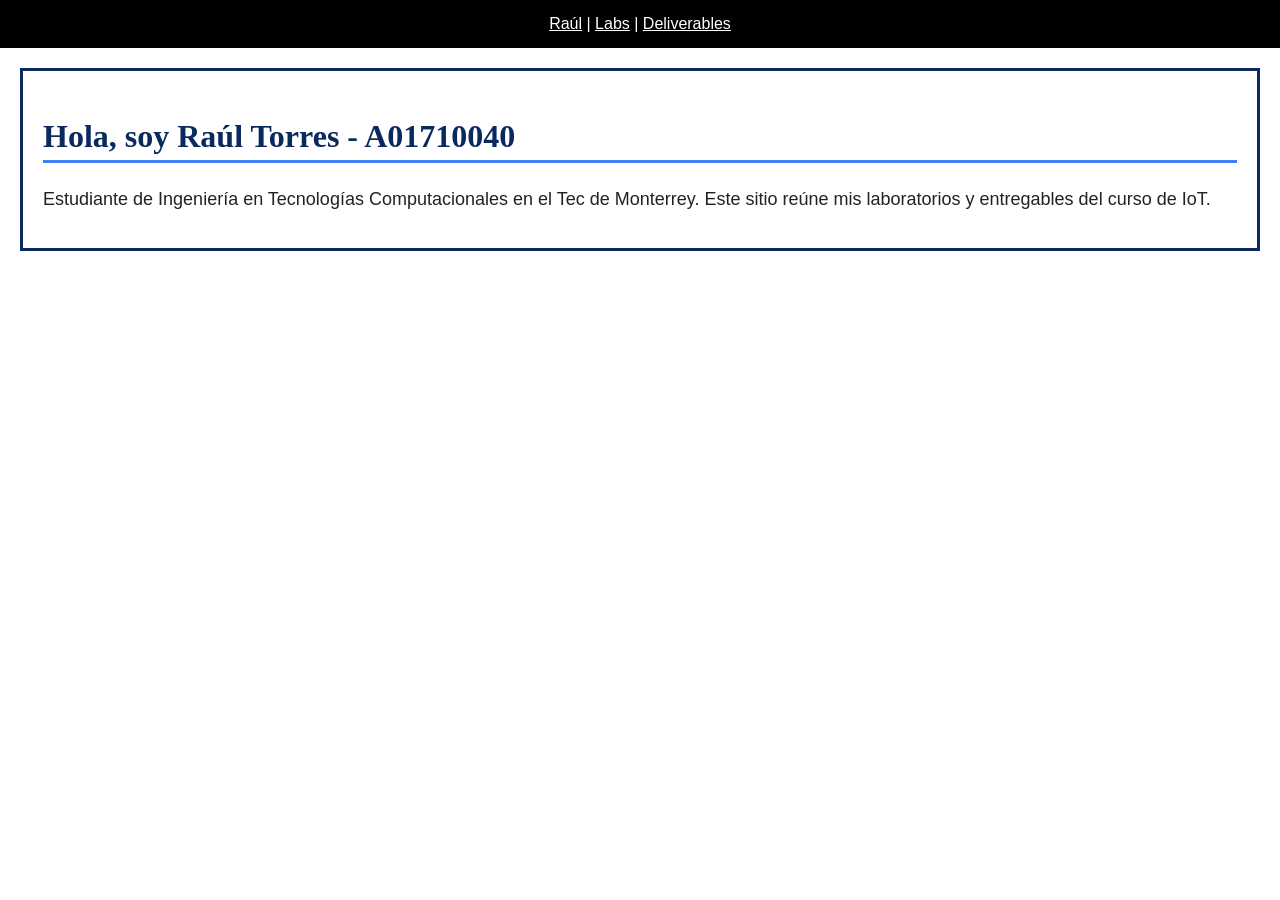
<file: index.html>
<!DOCTYPE html>
<html lang="es">
<head>
    <meta charset="UTF-8">
    <meta name="viewport" content="width=device-width, initial-scale=1.0">
    <title>Raúl — IoT Website</title>
    <link rel="stylesheet" href="style.css">
</head>
<body>

    <nav>
        <a href="index.html">Raúl</a> |
        <a href="labs/index.html">Labs</a> |
        <a href="deliverables/index.html">Deliverables</a>
    </nav>

    <section>
        <h2>Hola, soy Raúl Torres - A01710040</h2>
        <p>
            Estudiante de Ingeniería en Tecnologías Computacionales en el Tec de Monterrey.
            Este sitio reúne mis laboratorios y entregables del curso de IoT.
        </p>
    </section>

</body>
</html>
</file>
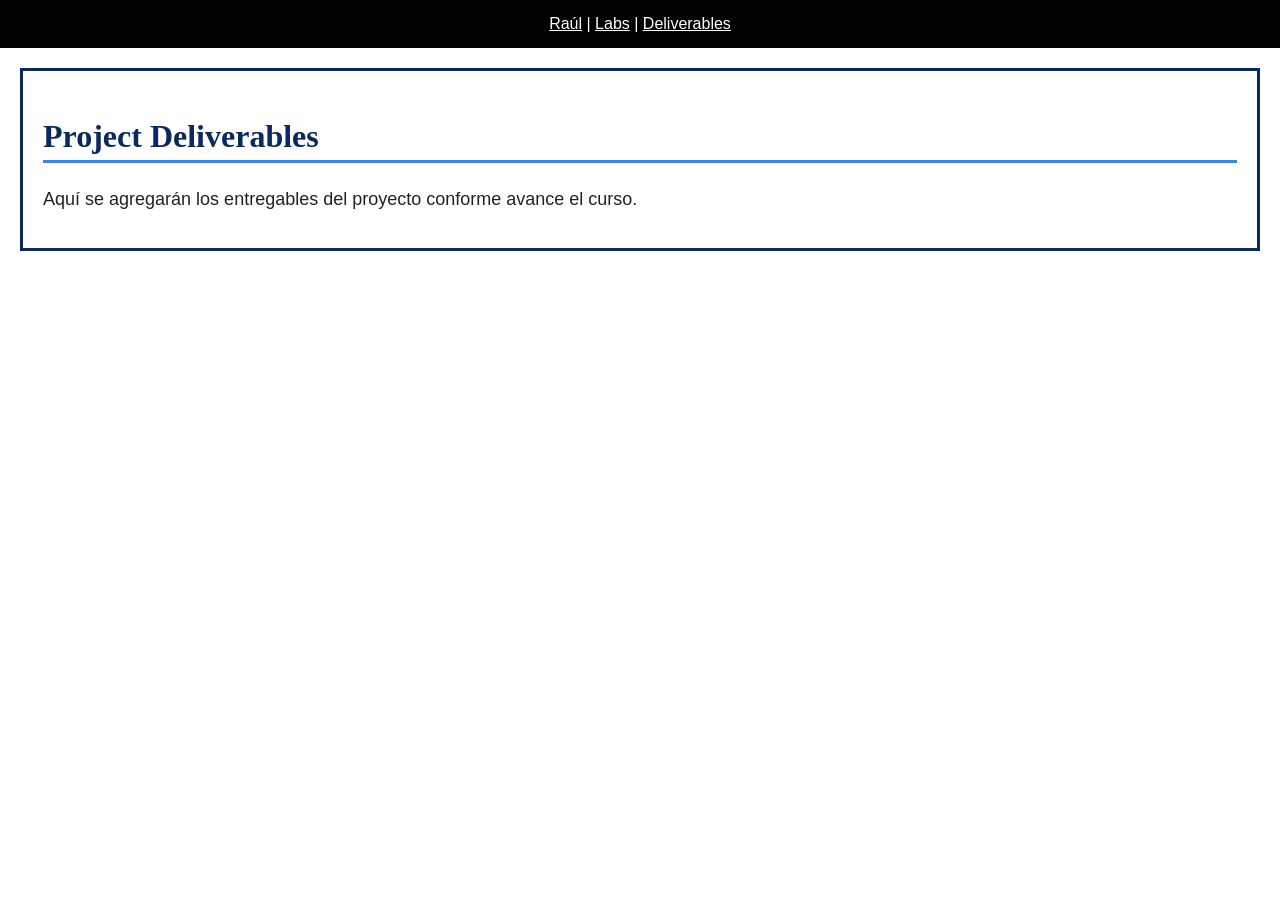
<file: deliverables/index.html>
<!DOCTYPE html>
<html lang="es">
<head>
    <meta charset="UTF-8">
    <meta name="viewport" content="width=device-width, initial-scale=1.0">
    <title>Project Deliverables</title>
    <link rel="stylesheet" href="../style.css">
</head>
<body>

    <nav>
        <a href="../index.html">Raúl</a> |
        <a href="../labs/index.html">Labs</a> |
        <a href="./index.html">Deliverables</a>
    </nav>

    <section>
        <h2>Project Deliverables</h2>
        <p>Aquí se agregarán los entregables del proyecto conforme avance el curso.</p>
    </section>

</body>
</html>
</file>
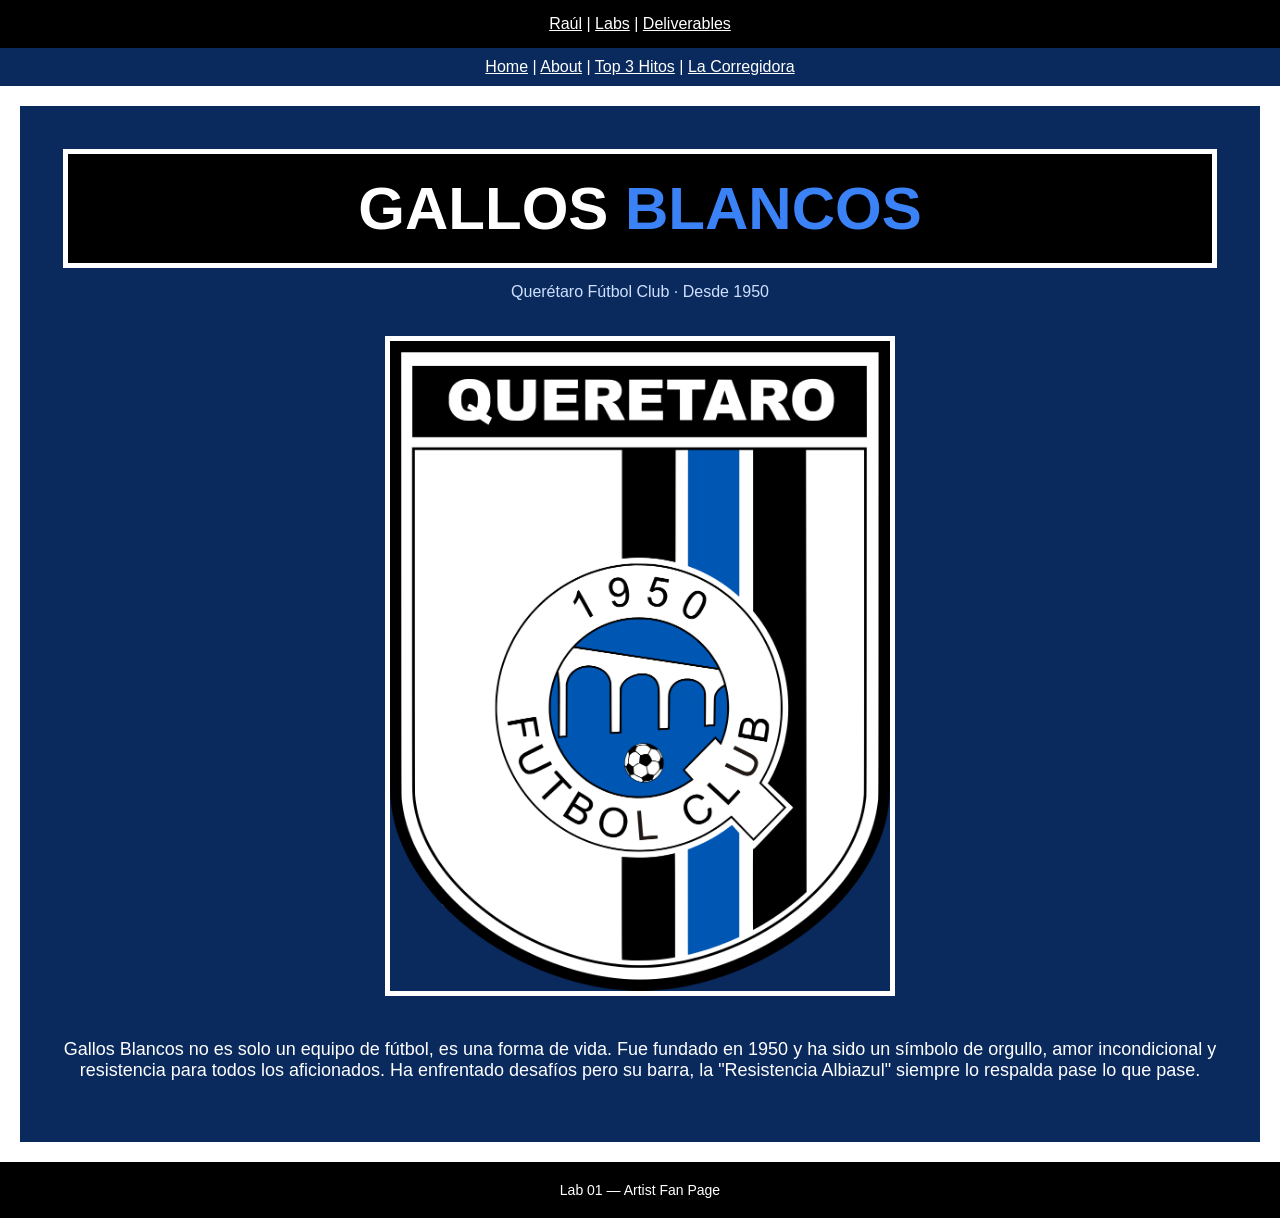
<file: labs/lab01/index.html>
<!DOCTYPE html>
<html lang="es">
<head>
    <meta charset="UTF-8">
    <meta name="viewport" content="width=device-width, initial-scale=1.0">
    <title>Lab 01 — Gallos Blancos | Home</title>
    <link rel="stylesheet" href="../../style.css">
</head>
<body>

    <nav>
        <a href="../../index.html">Raúl</a> |
        <a href="../index.html">Labs</a> |
        <a href="../../deliverables/index.html">Deliverables</a>
    </nav>

    <div id="submenu">
        <a href="index.html">Home</a> |
        <a href="about.html">About</a> |
        <a href="hitos.html">Top 3 Hitos</a> |
        <a href="corregidora.html">La Corregidora</a>
    </div>

    <section id="home">
        <h1 id="logo">GALLOS <span>BLANCOS</span></h1>
        <p class="subtitulo">Querétaro Fútbol Club · Desde 1950</p>
        <img src="images/gallos-main.png" alt="Escudo de los Gallos Blancos" width="500">
        <p>
            Gallos Blancos no es solo un equipo de fútbol, es una forma de vida.
            Fue fundado en 1950 y ha sido un símbolo de orgullo, amor incondicional y resistencia para todos los aficionados.
            Ha enfrentado desafíos pero su barra, la "Resistencia Albiazul" siempre lo respalda pase lo que pase.
        </p>
    </section>

    <footer>
        Lab 01 — Artist Fan Page
    </footer>

</body>
</html>
</file>
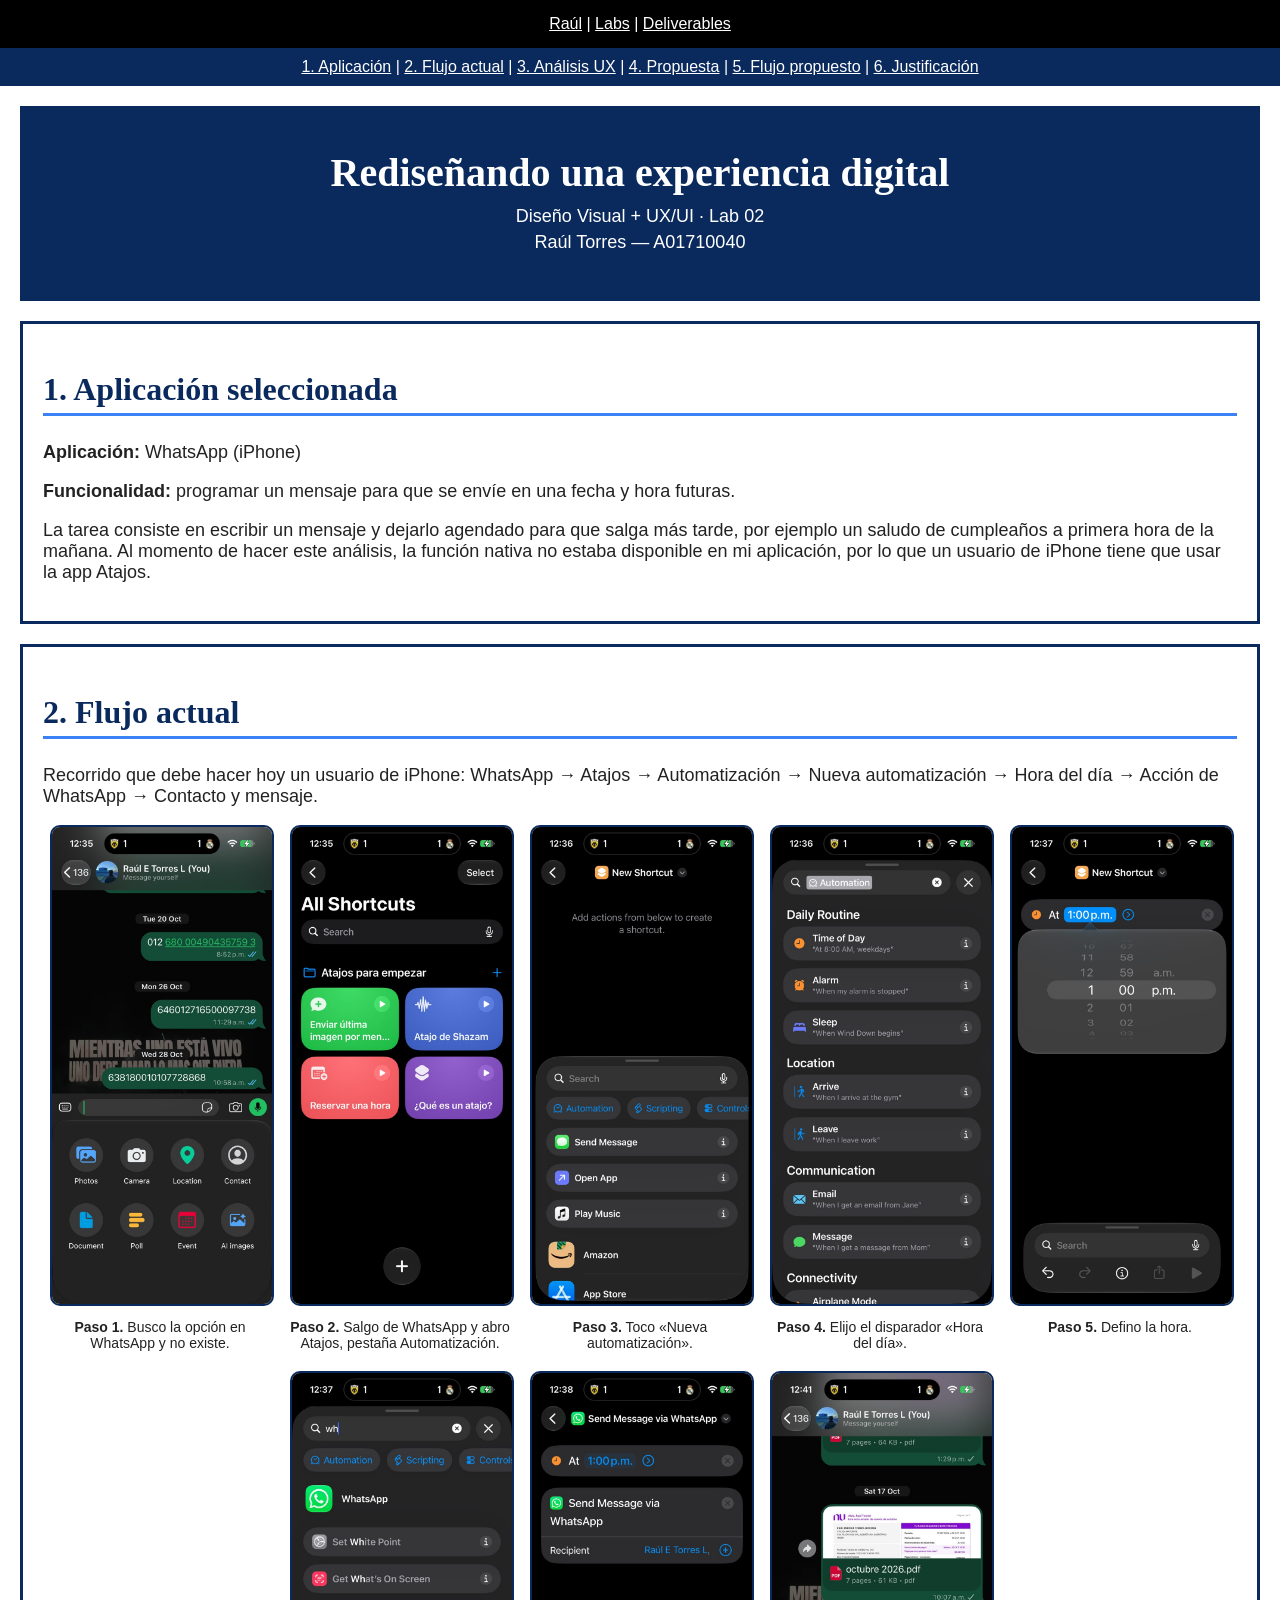
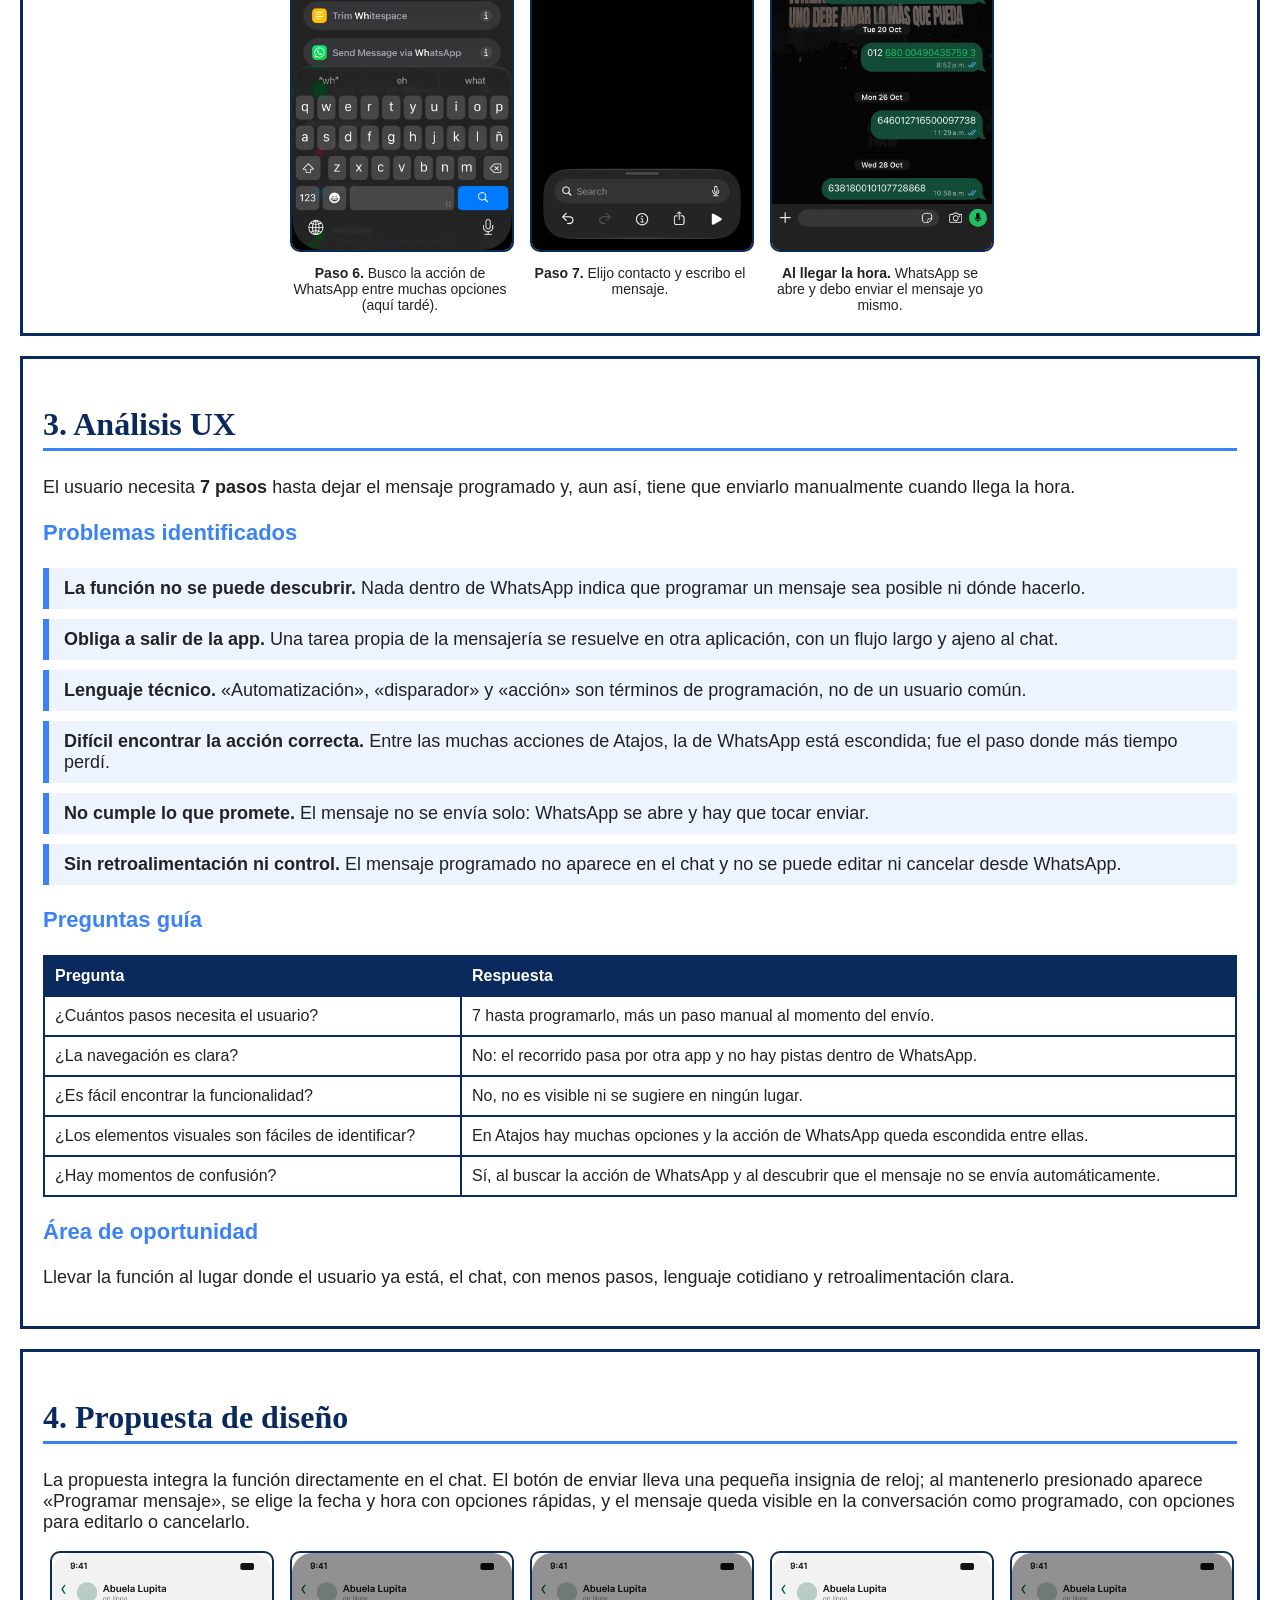
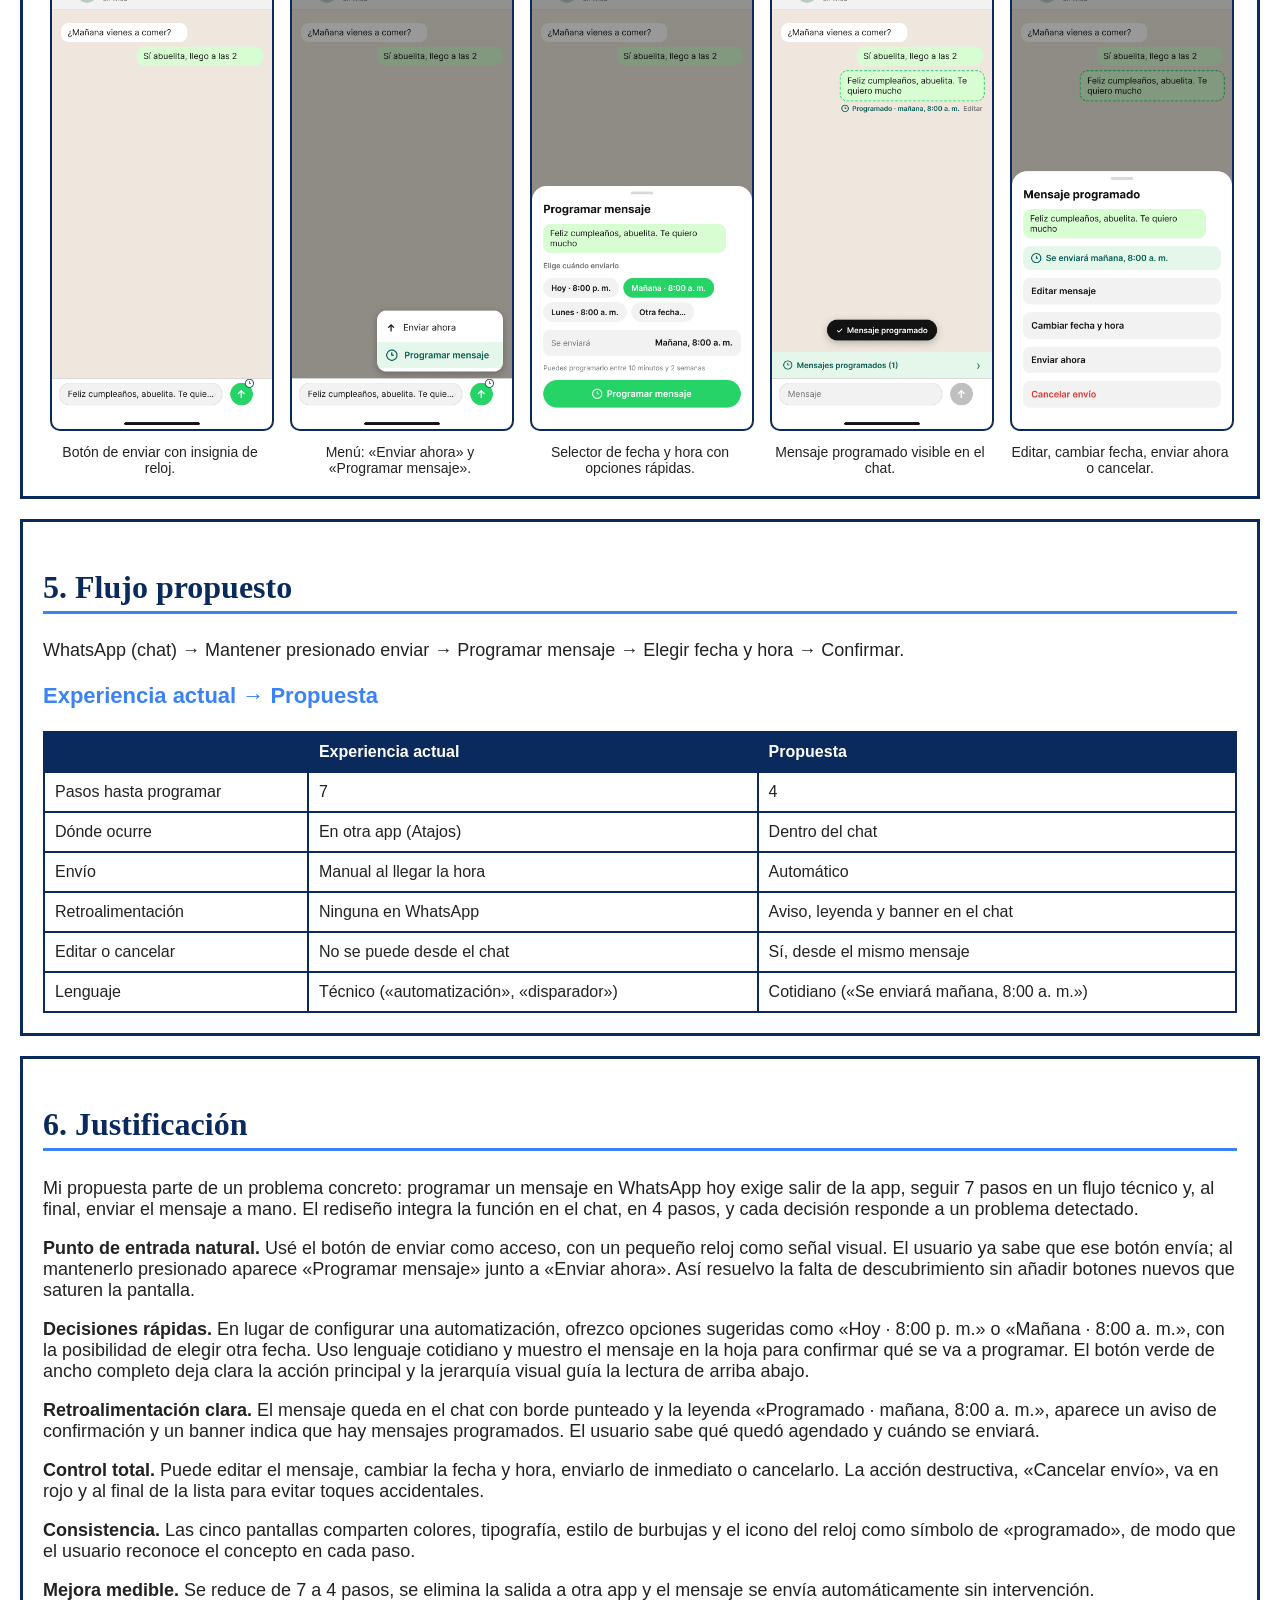
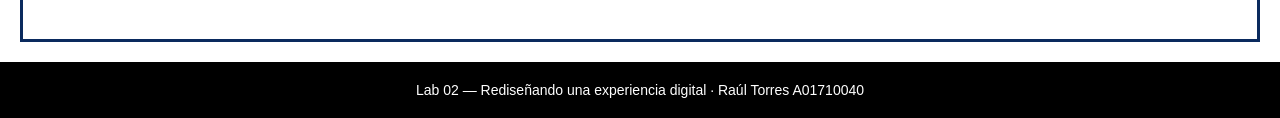
<file: labs/lab02/index.html>
<!DOCTYPE html>
<html lang="es">
<head>
    <meta charset="UTF-8">
    <meta name="viewport" content="width=device-width, initial-scale=1.0">
    <title>Lab 02 — Rediseñando una experiencia digital</title>
    <link rel="stylesheet" href="../../style.css">
    <link rel="stylesheet" href="lab02.css">
</head>
<body>

    <nav>
        <a href="../../index.html">Raúl</a> |
        <a href="../index.html">Labs</a> |
        <a href="../../deliverables/index.html">Deliverables</a>
    </nav>

    <div id="submenu">
        <a href="#app">1. Aplicación</a> |
        <a href="#flujo-actual">2. Flujo actual</a> |
        <a href="#analisis">3. Análisis UX</a> |
        <a href="#propuesta">4. Propuesta</a> |
        <a href="#flujo-propuesto">5. Flujo propuesto</a> |
        <a href="#justificacion">6. Justificación</a>
    </div>

    <section id="portada">
        <h1>Rediseñando una experiencia digital</h1>
        <p>Diseño Visual + UX/UI · Lab 02</p>
        <p>Raúl Torres — A01710040</p>
    </section>

    <!-- 1. APLICACIÓN SELECCIONADA -->
    <section id="app">
        <h2>1. Aplicación seleccionada</h2>
        <p><strong>Aplicación:</strong> WhatsApp (iPhone)</p>
        <p><strong>Funcionalidad:</strong> programar un mensaje para que se envíe en una fecha y hora futuras.</p>
        <p>
            La tarea consiste en escribir un mensaje y dejarlo agendado para que salga más tarde, por ejemplo
            un saludo de cumpleaños a primera hora de la mañana. Al momento de hacer este análisis, la función
            nativa no estaba disponible en mi aplicación, por lo que un usuario de iPhone tiene que usar la app Atajos.
        </p>
    </section>

    <!-- 2. FLUJO ACTUAL -->
    <section id="flujo-actual">
        <h2>2. Flujo actual</h2>
        <p>Recorrido que debe hacer hoy un usuario de iPhone: WhatsApp → Atajos → Automatización → Nueva automatización → Hora del día → Acción de WhatsApp → Contacto y mensaje.</p>

        <div class="galeria">
            <figure>
                <img src="images/actual-1.png" alt="Chat de WhatsApp sin opción para programar mensajes">
                <figcaption><strong>Paso 1.</strong> Busco la opción en WhatsApp y no existe.</figcaption>
            </figure>
            <figure>
                <img src="images/actual-2.png" alt="Pestaña Automatización de la app Atajos">
                <figcaption><strong>Paso 2.</strong> Salgo de WhatsApp y abro Atajos, pestaña Automatización.</figcaption>
            </figure>
            <figure>
                <img src="images/actual-3.png" alt="Pantalla Nueva automatización">
                <figcaption><strong>Paso 3.</strong> Toco «Nueva automatización».</figcaption>
            </figure>
            <figure>
                <img src="images/actual-4.png" alt="Selección del disparador Hora del día">
                <figcaption><strong>Paso 4.</strong> Elijo el disparador «Hora del día».</figcaption>
            </figure>
            <figure>
                <img src="images/actual-5.png" alt="Selección de hora y fecha">
                <figcaption><strong>Paso 5.</strong> Defino la hora.</figcaption>
            </figure>
            <figure>
                <img src="images/actual-6.png" alt="Búsqueda de la acción de enviar mensaje por WhatsApp">
                <figcaption><strong>Paso 6.</strong> Busco la acción de WhatsApp entre muchas opciones (aquí tardé).</figcaption>
            </figure>
            <figure>
                <img src="images/actual-7.png" alt="Elección de contacto y mensaje">
                <figcaption><strong>Paso 7.</strong> Elijo contacto y escribo el mensaje.</figcaption>
            </figure>
            <figure>
                <img src="images/actual-8.png" alt="WhatsApp abierto con el mensaje listo para enviar manualmente">
                <figcaption><strong>Al llegar la hora.</strong> WhatsApp se abre y debo enviar el mensaje yo mismo.</figcaption>
            </figure>
        </div>
    </section>

    <!-- 3. ANÁLISIS UX -->
    <section id="analisis">
        <h2>3. Análisis UX</h2>
        <p>
            El usuario necesita <strong>7 pasos</strong> hasta dejar el mensaje programado y, aun así,
            tiene que enviarlo manualmente cuando llega la hora.
        </p>

        <h3>Problemas identificados</h3>
        <div class="problema"><strong>La función no se puede descubrir.</strong> Nada dentro de WhatsApp indica que programar un mensaje sea posible ni dónde hacerlo.</div>
        <div class="problema"><strong>Obliga a salir de la app.</strong> Una tarea propia de la mensajería se resuelve en otra aplicación, con un flujo largo y ajeno al chat.</div>
        <div class="problema"><strong>Lenguaje técnico.</strong> «Automatización», «disparador» y «acción» son términos de programación, no de un usuario común.</div>
        <div class="problema"><strong>Difícil encontrar la acción correcta.</strong> Entre las muchas acciones de Atajos, la de WhatsApp está escondida; fue el paso donde más tiempo perdí.</div>
        <div class="problema"><strong>No cumple lo que promete.</strong> El mensaje no se envía solo: WhatsApp se abre y hay que tocar enviar.</div>
        <div class="problema"><strong>Sin retroalimentación ni control.</strong> El mensaje programado no aparece en el chat y no se puede editar ni cancelar desde WhatsApp.</div>

        <h3>Preguntas guía</h3>
        <table>
            <tr><th>Pregunta</th><th>Respuesta</th></tr>
            <tr><td>¿Cuántos pasos necesita el usuario?</td><td>7 hasta programarlo, más un paso manual al momento del envío.</td></tr>
            <tr><td>¿La navegación es clara?</td><td>No: el recorrido pasa por otra app y no hay pistas dentro de WhatsApp.</td></tr>
            <tr><td>¿Es fácil encontrar la funcionalidad?</td><td>No, no es visible ni se sugiere en ningún lugar.</td></tr>
            <tr><td>¿Los elementos visuales son fáciles de identificar?</td><td>En Atajos hay muchas opciones y la acción de WhatsApp queda escondida entre ellas.</td></tr>
            <tr><td>¿Hay momentos de confusión?</td><td>Sí, al buscar la acción de WhatsApp y al descubrir que el mensaje no se envía automáticamente.</td></tr>
        </table>

        <h3>Área de oportunidad</h3>
        <p>Llevar la función al lugar donde el usuario ya está, el chat, con menos pasos, lenguaje cotidiano y retroalimentación clara.</p>
    </section>

    <!-- 4. PROPUESTA DE DISEÑO -->
    <section id="propuesta">
        <h2>4. Propuesta de diseño</h2>
        <p>
            La propuesta integra la función directamente en el chat. El botón de enviar lleva una pequeña insignia de reloj;
            al mantenerlo presionado aparece «Programar mensaje», se elige la fecha y hora con opciones rápidas, y el mensaje
            queda visible en la conversación como programado, con opciones para editarlo o cancelarlo.
        </p>

        <div class="galeria">
            <figure>
                <img src="images/propuesta-1.png" alt="Chat con el mensaje escrito y el botón de enviar con insignia de reloj">
                <figcaption>Botón de enviar con insignia de reloj.</figcaption>
            </figure>
            <figure>
                <img src="images/propuesta-2.png" alt="Menú con Enviar ahora y Programar mensaje">
                <figcaption>Menú: «Enviar ahora» y «Programar mensaje».</figcaption>
            </figure>
            <figure>
                <img src="images/propuesta-3.png" alt="Hoja para elegir fecha y hora con opciones rápidas">
                <figcaption>Selector de fecha y hora con opciones rápidas.</figcaption>
            </figure>
            <figure>
                <img src="images/propuesta-4.png" alt="Chat con el mensaje programado y aviso de confirmación">
                <figcaption>Mensaje programado visible en el chat.</figcaption>
            </figure>
            <figure>
                <img src="images/propuesta-5.png" alt="Hoja para editar o cancelar el mensaje programado">
                <figcaption>Editar, cambiar fecha, enviar ahora o cancelar.</figcaption>
            </figure>
        </div>
    </section>

    <!-- 5. FLUJO PROPUESTO -->
    <section id="flujo-propuesto">
        <h2>5. Flujo propuesto</h2>
        <p>WhatsApp (chat) → Mantener presionado enviar → Programar mensaje → Elegir fecha y hora → Confirmar.</p>

        <h3>Experiencia actual → Propuesta</h3>
        <table>
            <tr><th></th><th>Experiencia actual</th><th>Propuesta</th></tr>
            <tr><td>Pasos hasta programar</td><td>7</td><td>4</td></tr>
            <tr><td>Dónde ocurre</td><td>En otra app (Atajos)</td><td>Dentro del chat</td></tr>
            <tr><td>Envío</td><td>Manual al llegar la hora</td><td>Automático</td></tr>
            <tr><td>Retroalimentación</td><td>Ninguna en WhatsApp</td><td>Aviso, leyenda y banner en el chat</td></tr>
            <tr><td>Editar o cancelar</td><td>No se puede desde el chat</td><td>Sí, desde el mismo mensaje</td></tr>
            <tr><td>Lenguaje</td><td>Técnico («automatización», «disparador»)</td><td>Cotidiano («Se enviará mañana, 8:00 a. m.»)</td></tr>
        </table>
    </section>

    <!-- 6. JUSTIFICACIÓN -->
    <section id="justificacion">
        <h2>6. Justificación</h2>
        <p>
            Mi propuesta parte de un problema concreto: programar un mensaje en WhatsApp hoy exige salir de la app,
            seguir 7 pasos en un flujo técnico y, al final, enviar el mensaje a mano. El rediseño integra la función
            en el chat, en 4 pasos, y cada decisión responde a un problema detectado.
        </p>
        <p>
            <strong>Punto de entrada natural.</strong> Usé el botón de enviar como acceso, con un pequeño reloj como señal visual.
            El usuario ya sabe que ese botón envía; al mantenerlo presionado aparece «Programar mensaje» junto a «Enviar ahora».
            Así resuelvo la falta de descubrimiento sin añadir botones nuevos que saturen la pantalla.
        </p>
        <p>
            <strong>Decisiones rápidas.</strong> En lugar de configurar una automatización, ofrezco opciones sugeridas como
            «Hoy · 8:00 p. m.» o «Mañana · 8:00 a. m.», con la posibilidad de elegir otra fecha. Uso lenguaje cotidiano y muestro
            el mensaje en la hoja para confirmar qué se va a programar. El botón verde de ancho completo deja clara la acción principal
            y la jerarquía visual guía la lectura de arriba abajo.
        </p>
        <p>
            <strong>Retroalimentación clara.</strong> El mensaje queda en el chat con borde punteado y la leyenda
            «Programado · mañana, 8:00 a. m.», aparece un aviso de confirmación y un banner indica que hay mensajes programados.
            El usuario sabe qué quedó agendado y cuándo se enviará.
        </p>
        <p>
            <strong>Control total.</strong> Puede editar el mensaje, cambiar la fecha y hora, enviarlo de inmediato o cancelarlo.
            La acción destructiva, «Cancelar envío», va en rojo y al final de la lista para evitar toques accidentales.
        </p>
        <p>
            <strong>Consistencia.</strong> Las cinco pantallas comparten colores, tipografía, estilo de burbujas y el icono del reloj
            como símbolo de «programado», de modo que el usuario reconoce el concepto en cada paso.
        </p>
        <p>
            <strong>Mejora medible.</strong> Se reduce de 7 a 4 pasos, se elimina la salida a otra app y el mensaje se envía
            automáticamente sin intervención.
        </p>
    </section>

    <footer>
        Lab 02 — Rediseñando una experiencia digital · Raúl Torres A01710040
    </footer>

</body>
</html>
</file>
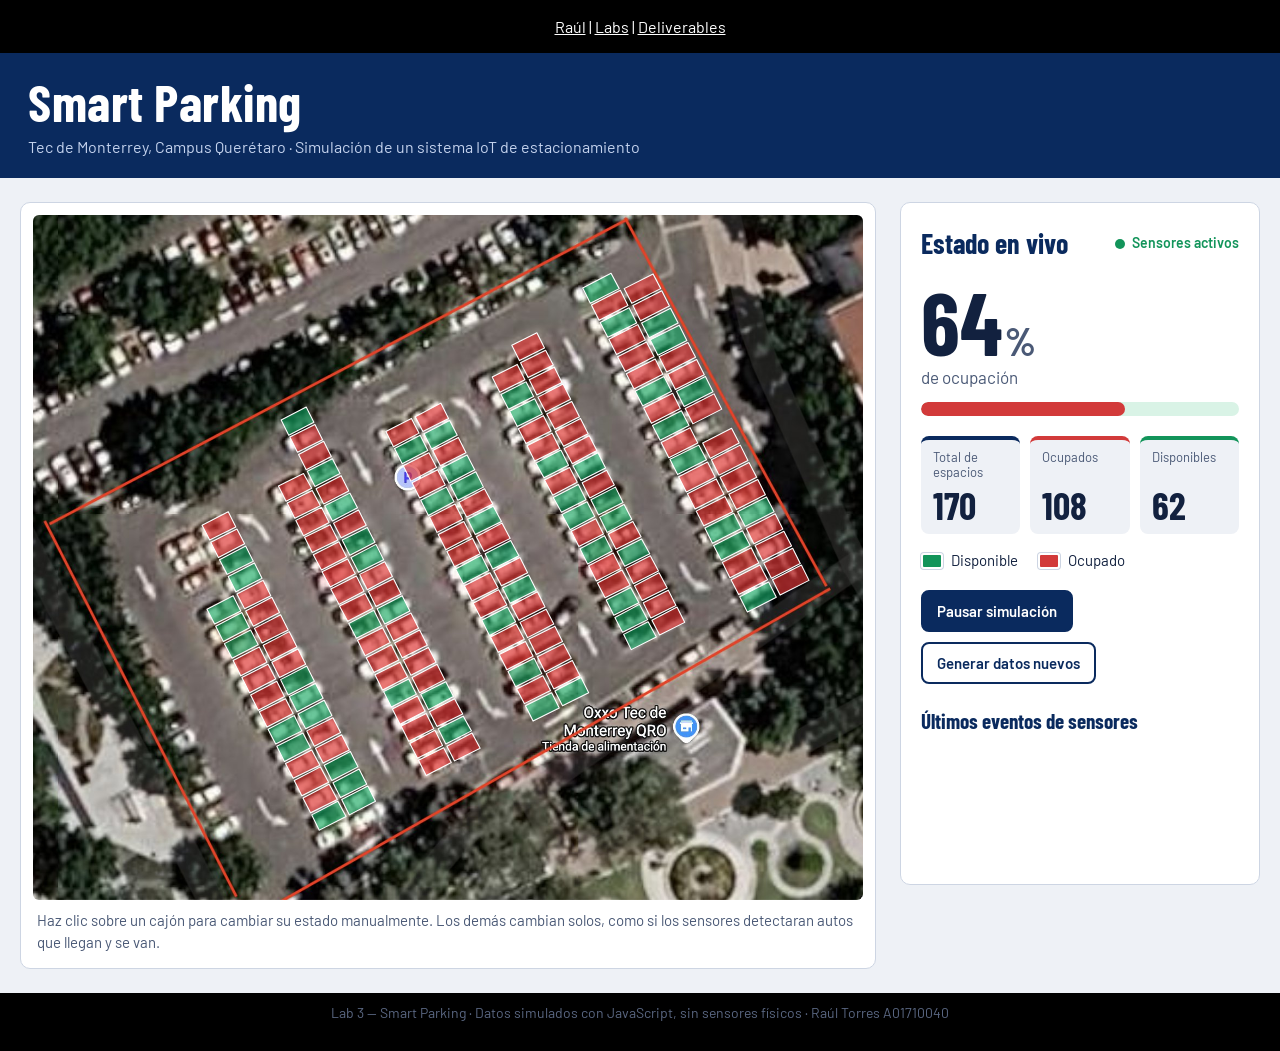
<file: labs/lab03/index.html>
<!DOCTYPE html>
<html lang="es">
<head>
    <meta charset="UTF-8">
    <meta name="viewport" content="width=device-width, initial-scale=1.0">
    <title>Lab 3 — Smart Parking | Tec de Monterrey</title>
    <link rel="preconnect" href="https://fonts.googleapis.com">
    <link rel="preconnect" href="https://fonts.gstatic.com" crossorigin>
    <link href="https://fonts.googleapis.com/css2?family=Barlow:wght@400;500;600&family=Barlow+Condensed:wght@600;700&display=swap" rel="stylesheet">
    <link rel="stylesheet" href="../../style.css">
    <link rel="stylesheet" href="lab03.css">
</head>
<body class="lab03">

    <nav>
        <a href="../../index.html">Raúl</a> |
        <a href="../index.html">Labs</a> |
        <a href="../../deliverables/index.html">Deliverables</a>
    </nav>

    <header class="encabezado">
        <h1>Smart Parking</h1>
        <p>Tec de Monterrey, Campus Querétaro · Simulación de un sistema IoT de estacionamiento</p>
    </header>

    <main class="tablero">

        <div class="mapa">
            <svg id="mapa" viewBox="0 0 1522 1256" role="group" aria-label="Mapa del estacionamiento con sus cajones">
                <image href="images/estacionamiento.jpg" x="0" y="0" width="1522" height="1256"></image>
                <g id="cajones"></g>
            </svg>
            <p class="ayuda">Haz clic sobre un cajón para cambiar su estado manualmente. Los demás cambian solos, como si los sensores detectaran autos que llegan y se van.</p>
        </div>

        <aside class="panel" aria-label="Panel de control">

            <div class="panel-titulo">
                <h2>Estado en vivo</h2>
                <span class="en-vivo" id="indicador"><span class="punto"></span><span id="indicador-texto">Sensores activos</span></span>
            </div>

            <div class="ocupacion">
                <div class="porcentaje"><span id="porcentaje">0</span><small>%</small></div>
                <div class="porcentaje-texto">de ocupación</div>
                <div class="barra" role="progressbar" aria-label="Porcentaje de ocupación" aria-valuemin="0" aria-valuemax="100" aria-valuenow="0" id="barra">
                    <div class="barra-relleno" id="barra-relleno"></div>
                </div>
            </div>

            <dl class="cifras">
                <div class="cifra">
                    <dt>Total de espacios</dt>
                    <dd id="total">0</dd>
                </div>
                <div class="cifra ocupado">
                    <dt>Ocupados</dt>
                    <dd id="ocupados">0</dd>
                </div>
                <div class="cifra libre">
                    <dt>Disponibles</dt>
                    <dd id="disponibles">0</dd>
                </div>
            </dl>

            <ul class="leyenda">
                <li><span class="muestra libre"></span> Disponible</li>
                <li><span class="muestra ocupado"></span> Ocupado</li>
            </ul>

            <div class="controles">
                <button type="button" id="btn-pausa">Pausar simulación</button>
                <button type="button" id="btn-reiniciar" class="secundario">Generar datos nuevos</button>
            </div>

            <h3>Últimos eventos de sensores</h3>
            <ol class="bitacora" id="bitacora"></ol>

        </aside>

    </main>

    <footer class="pie">
        Lab 3 — Smart Parking · Datos simulados con JavaScript, sin sensores físicos · Raúl Torres A01710040
    </footer>

    <script src="slots.js"></script>
    <script src="lab03.js"></script>
</body>
</html>
</file>
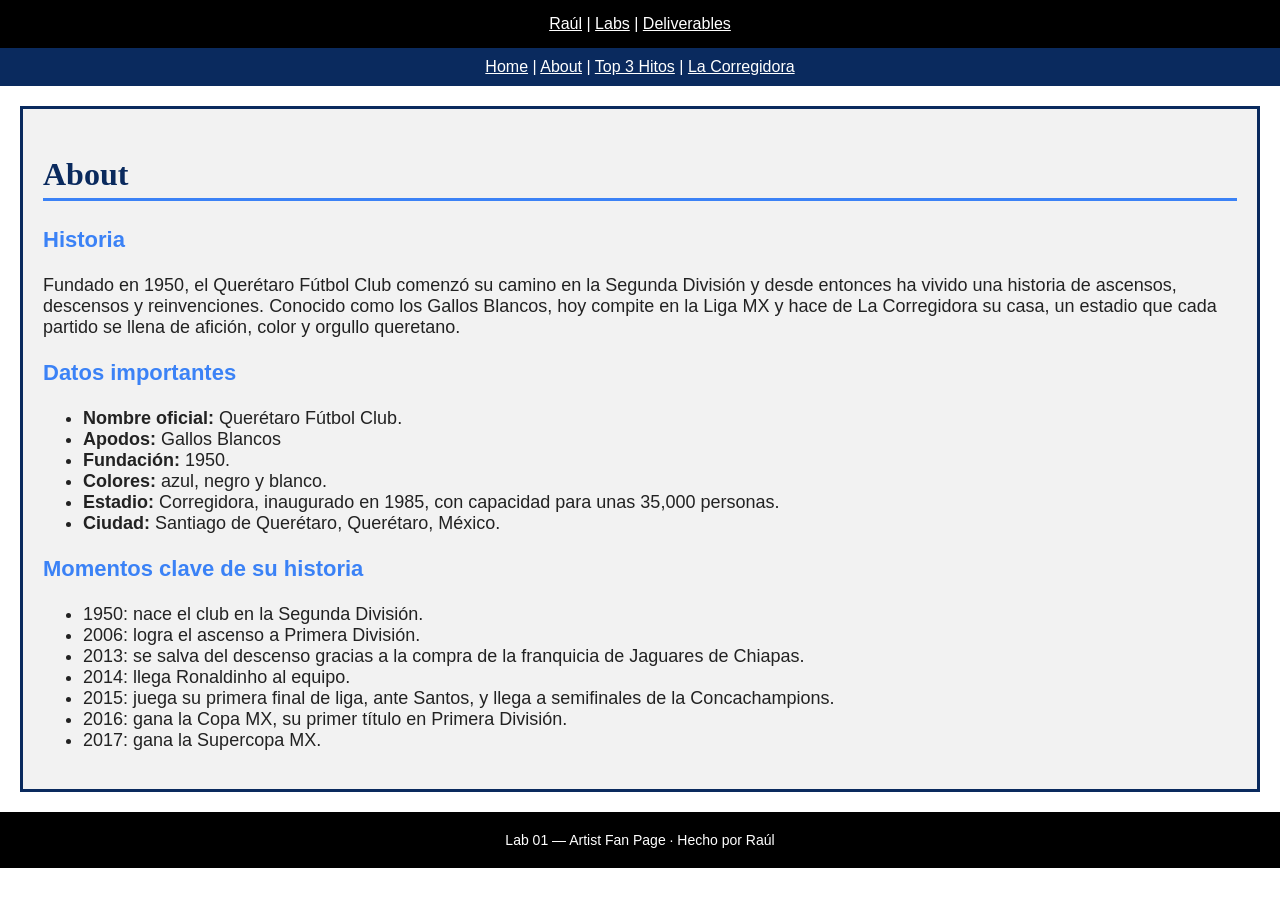
<file: labs/lab01/about.html>
<!DOCTYPE html>
<html lang="es">
<head>
    <meta charset="UTF-8">
    <meta name="viewport" content="width=device-width, initial-scale=1.0">
    <title>Lab 01 — Gallos Blancos | About</title>
    <link rel="stylesheet" href="../../style.css">
</head>
<body>

    <nav>
        <a href="../../index.html">Raúl</a> |
        <a href="../index.html">Labs</a> |
        <a href="../../deliverables/index.html">Deliverables</a>
    </nav>

    <div id="submenu">
        <a href="index.html">Home</a> |
        <a href="about.html">About</a> |
        <a href="hitos.html">Top 3 Hitos</a> |
        <a href="corregidora.html">La Corregidora</a>
    </div>

    <!-- 2. ABOUT -->
    <section id="about">
        <h2>About</h2>

        <h3>Historia</h3>
        <p>
            Fundado en 1950, el Querétaro Fútbol Club comenzó su camino en la Segunda División
            y desde entonces ha vivido una historia de ascensos, descensos y reinvenciones.
            Conocido como los Gallos Blancos, hoy compite en la Liga MX y
            hace de La Corregidora su casa, un estadio que cada partido
            se llena de afición, color y orgullo queretano.
        </p>

        <h3>Datos importantes</h3>
        <ul>
            <li><strong>Nombre oficial:</strong> Querétaro Fútbol Club.</li>
            <li><strong>Apodos:</strong> Gallos Blancos</li>
            <li><strong>Fundación:</strong> 1950.</li>
            <li><strong>Colores:</strong> azul, negro y blanco.</li>
            <li><strong>Estadio:</strong> Corregidora, inaugurado en 1985, con capacidad para unas 35,000 personas.</li>
            <li><strong>Ciudad:</strong> Santiago de Querétaro, Querétaro, México.</li>
        </ul>

        <h3>Momentos clave de su historia</h3>
        <ul>
            <li>1950: nace el club en la Segunda División.</li>
            <li>2006: logra el ascenso a Primera División.</li>
            <li>2013: se salva del descenso gracias a la compra de la franquicia de Jaguares de Chiapas.</li>
            <li>2014: llega Ronaldinho al equipo.</li>
            <li>2015: juega su primera final de liga, ante Santos, y llega a semifinales de la Concachampions.</li>
            <li>2016: gana la Copa MX, su primer título en Primera División.</li>
            <li>2017: gana la Supercopa MX.</li>
        </ul>
    </section>

    <footer>
        Lab 01 — Artist Fan Page · Hecho por Raúl
    </footer>

</body>
</html>
</file>
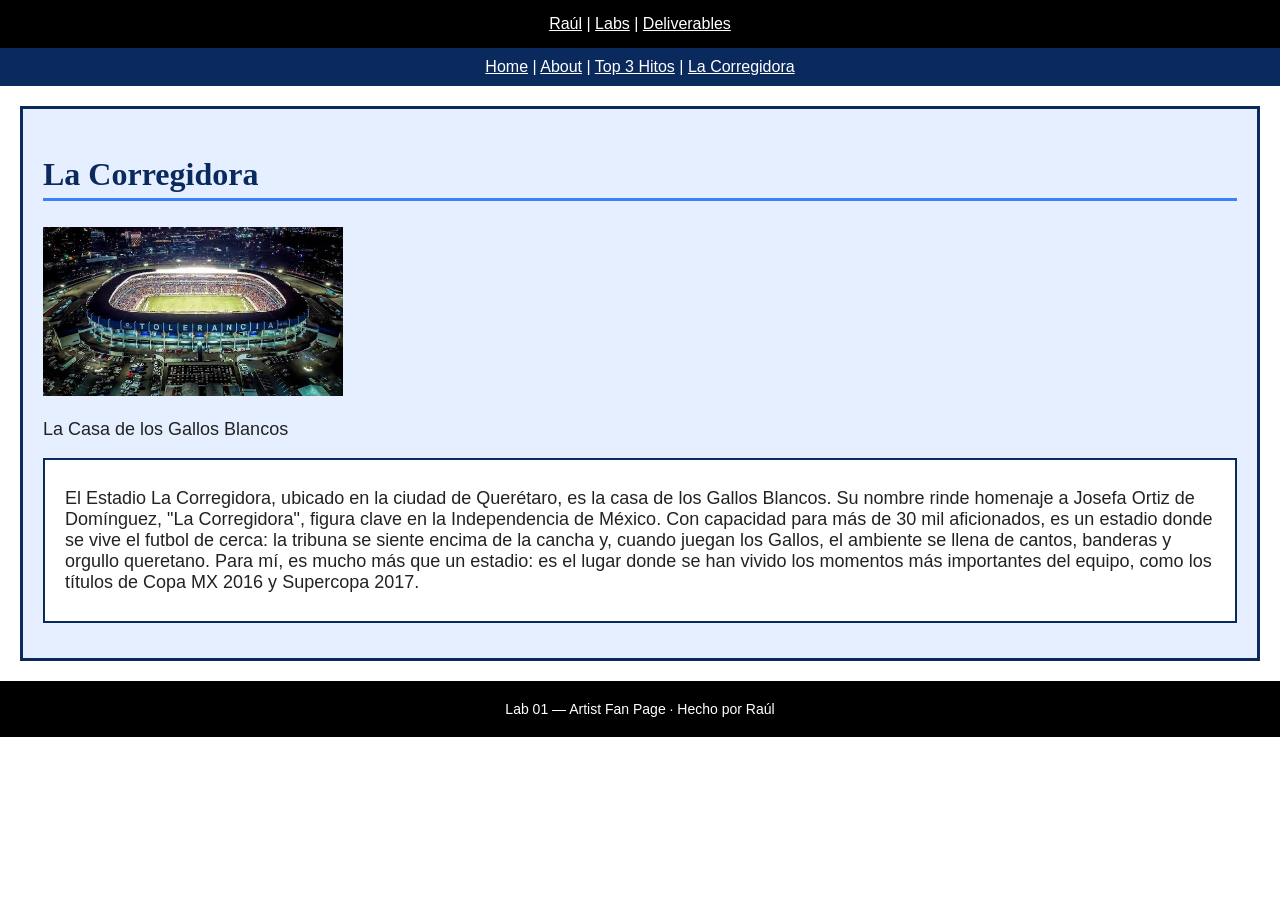
<file: labs/lab01/corregidora.html>
<!DOCTYPE html>
<html lang="es">
<head>
    <meta charset="UTF-8">
    <meta name="viewport" content="width=device-width, initial-scale=1.0">
    <title>Lab 01 — Gallos Blancos | La Corregidora</title>
    <link rel="stylesheet" href="../../style.css">
</head>
<body>

    <nav>
        <a href="../../index.html">Raúl</a> |
        <a href="../index.html">Labs</a> |
        <a href="../../deliverables.html">Deliverables</a>
    </nav>

    <div id="submenu">
        <a href="index.html">Home</a> |
        <a href="about.html">About</a> |
        <a href="hitos.html">Top 3 Hitos</a> |
        <a href="corregidora.html">La Corregidora</a>
    </div>

    <section id="favorites">
        <h2>La Corregidora</h2>
        <img src="images/corregidora.jfif" alt="Estadio La Corregidora" width="300">
        <p>La Casa de los Gallos Blancos</p>

        <div class="favorita">
            <p>
                El Estadio La Corregidora, ubicado en la ciudad de Querétaro, es la casa
                de los Gallos Blancos. Su nombre rinde homenaje a Josefa Ortiz de Domínguez,
                "La Corregidora", figura clave en la Independencia de México. Con capacidad
                para más de 30 mil aficionados, es un estadio donde se vive el futbol de
                cerca: la tribuna se siente encima de la cancha y, cuando juegan los Gallos,
                el ambiente se llena de cantos, banderas y orgullo queretano. Para mí, es
                mucho más que un estadio: es el lugar donde se han vivido los momentos más
                importantes del equipo, como los títulos de Copa MX 2016 y Supercopa 2017.
            </p>
        </div>
    </section>

    <footer>
        Lab 01 — Artist Fan Page · Hecho por Raúl
    </footer>

</body>
</html>
</file>
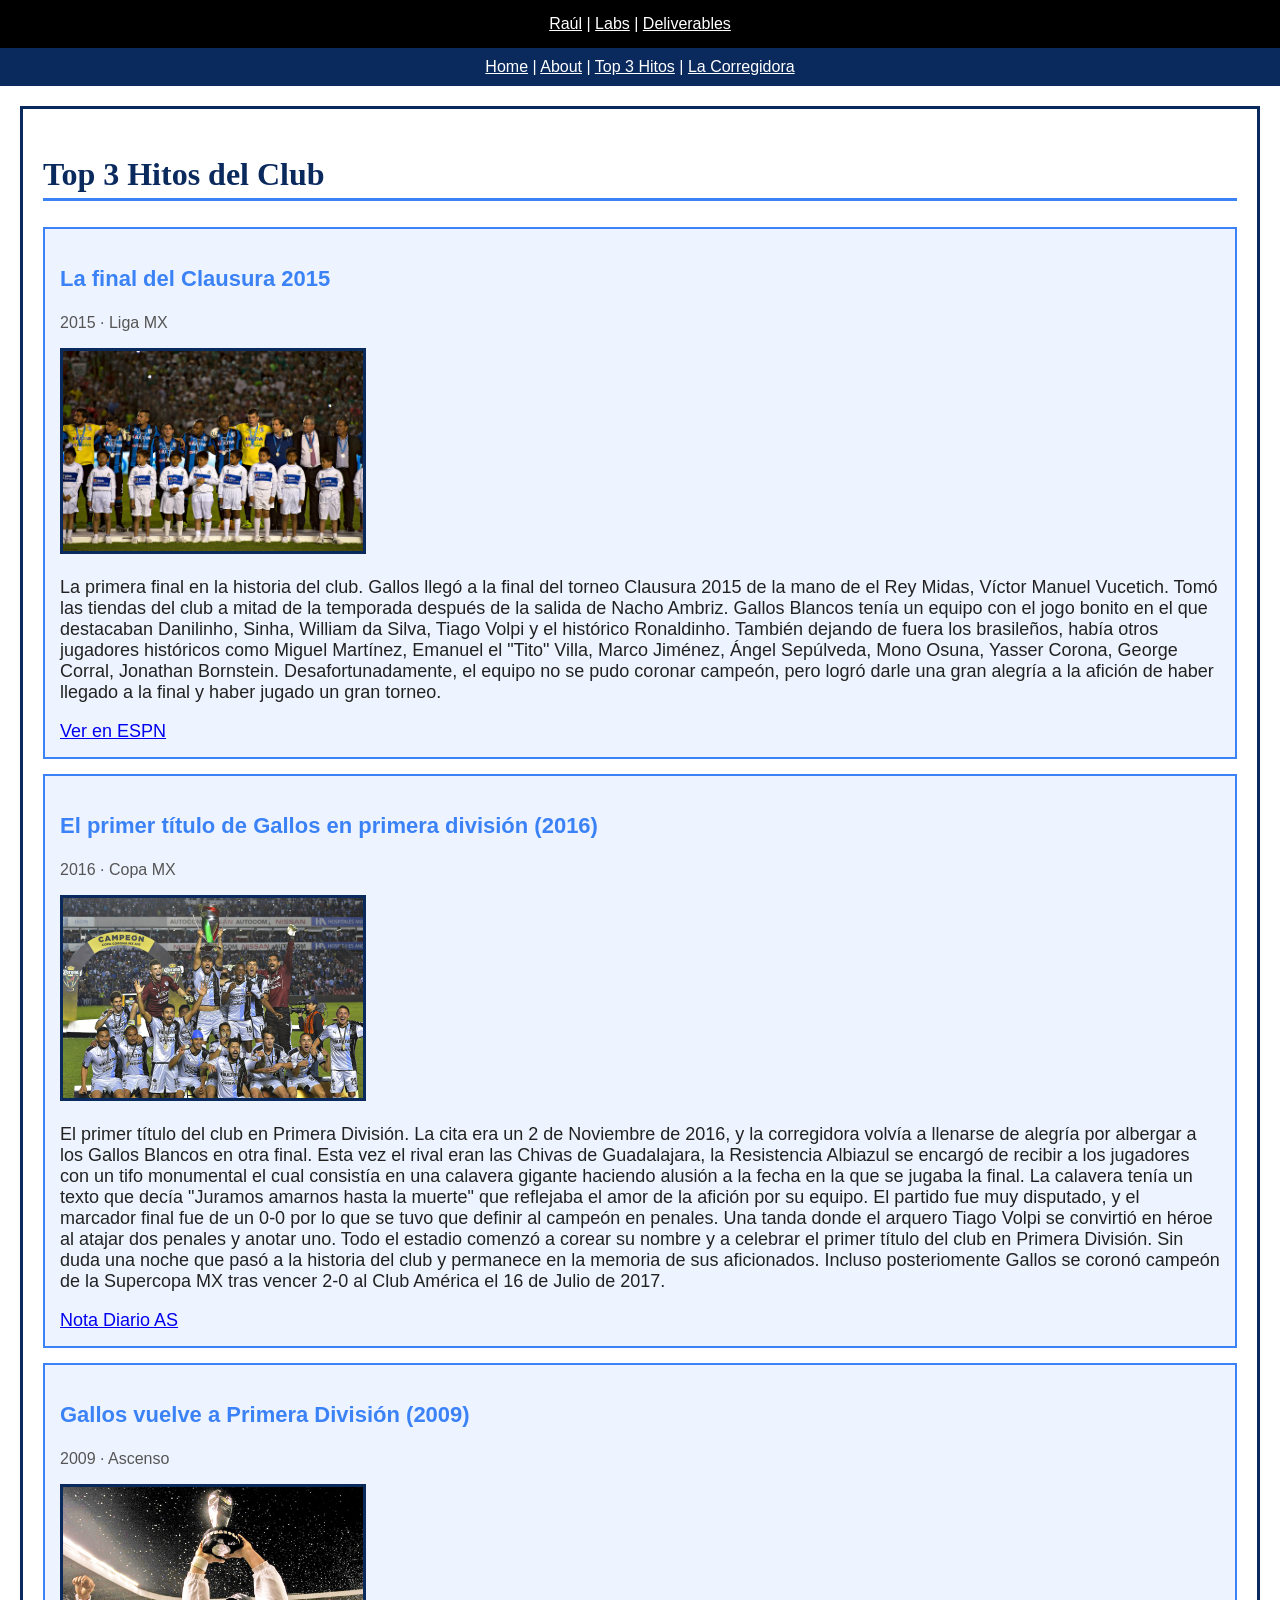
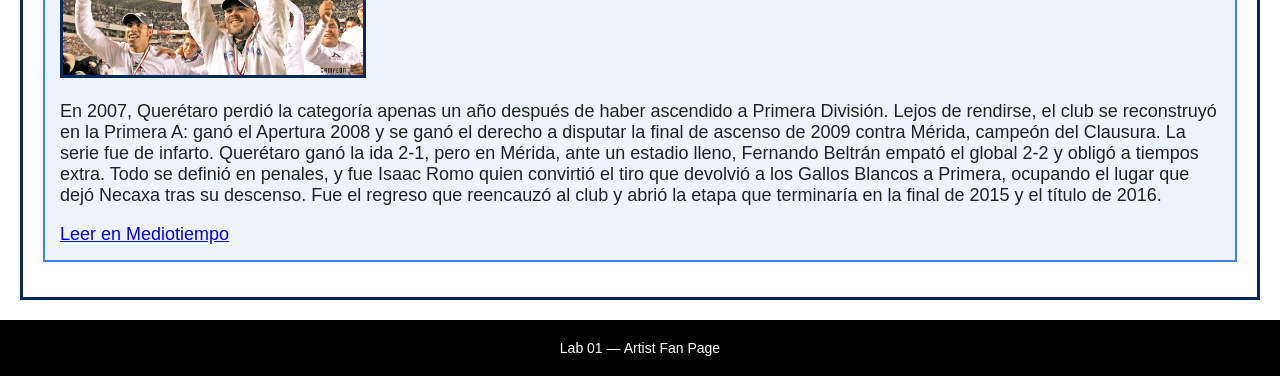
<file: labs/lab01/hitos.html>
<!DOCTYPE html>
<html lang="es">
<head>
    <meta charset="UTF-8">
    <meta name="viewport" content="width=device-width, initial-scale=1.0">
    <title>Lab 01 — Gallos Blancos | Top 3 Hitos</title>
    <link rel="stylesheet" href="../../style.css">
</head>
<body>

    <nav>
        <a href="../../index.html">Raúl</a> |
        <a href="../index.html">Labs</a> |
        <a href="../../deliverables/index.html">Deliverables</a>
    </nav>

    <div id="submenu">
        <a href="index.html">Home</a> |
        <a href="about.html">About</a> |
        <a href="hitos.html">Top 3 Hitos</a> |
        <a href="corregidora.html">La Corregidora</a>
    </div>

    <section id="works">
        <h2>Top 3 Hitos del Club</h2>

        <div class="obra">
            <h3>La final del Clausura 2015</h3>
            <p class="anio">2015 · Liga MX</p>
            <img src="images/final-2015.avif" alt="Final del Clausura 2015 de los Gallos Blancos" width="300">
            <p>
                La primera final en la historia del club. Gallos llegó a la final del torneo Clausura 2015
                de la mano de el Rey Midas, Víctor Manuel Vucetich. Tomó las tiendas del club a mitad de la temporada
                después de la salida de Nacho Ambriz. Gallos Blancos tenía un equipo con el jogo bonito en el que
                destacaban Danilinho, Sinha, William da Silva, Tiago Volpi y el histórico Ronaldinho. También dejando
                de fuera los brasileños, había otros jugadores históricos como Miguel Martínez, Emanuel el "Tito" Villa, 
                Marco Jiménez, Ángel Sepúlveda, Mono Osuna, Yasser Corona, George Corral, Jonathan Bornstein.
                Desafortunadamente, el equipo no se pudo coronar campeón, pero logró darle una gran alegría a la afición
                de haber llegado a la final y haber jugado un gran torneo.
            </p>
            <a href="https://www.espn.com.mx/futbol/partido/_/juegoId/420426/santos-queretaro" target="_blank">Ver en ESPN</a>
        </div>

        <div class="obra">
            <h3>El primer título de Gallos en primera división (2016)</h3>
            <p class="anio">2016 · Copa MX</p>
            <img src="images/copa-mx-2016.jpeg" alt="Gallos Blancos campeones de la Copa MX 2016" width="300">
            <p>
                El primer título del club en Primera División. La cita era un 2 de Noviembre de 2016, y la corregidora volvía
                a llenarse de alegría por albergar a los Gallos Blancos en otra final. Esta vez el rival eran las
                Chivas de Guadalajara, la Resistencia Albiazul se encargó de recibir a los jugadores con un tifo monumental
                el cual consistía en una calavera gigante haciendo alusión a la fecha en la que se jugaba la final. La calavera
                tenía un texto que decía "Juramos amarnos hasta la muerte" que reflejaba el amor de la afición por su equipo.
                El partido fue muy disputado, y el marcador final fue de un 0-0 por lo que se tuvo que definir al campeón en penales.
                Una tanda donde el arquero Tiago Volpi se convirtió en héroe al atajar dos penales y anotar uno. Todo el estadio
                comenzó a corear su nombre y a celebrar el primer título del club en Primera División. Sin duda una noche que
                pasó a la historia del club y permanece en la memoria de sus aficionados. Incluso posteriomente Gallos se coronó
                campeón de la Supercopa MX tras vencer 2-0 al Club América el 16 de Julio de 2017.
            </p>
            <a href="https://mexico.as.com/mexico/2016/11/02/futbol/1478098705_988742.html" target="_blank">Nota Diario AS</a>
        </div>

        <div class="obra">
            <h3>Gallos vuelve a Primera División (2009)</h3>
            <p class="anio">2009 · Ascenso</p>
            <img src="images/ascenso-2009.jpg" alt="Gallos Blancos campeón Primera A" width="300">
            <p>
                En 2007, Querétaro perdió la categoría apenas un año después de haber ascendido a Primera División. Lejos de rendirse,
                el club se reconstruyó en la Primera A: ganó el Apertura 2008 y se ganó el derecho a disputar la final de ascenso de 2009
                contra Mérida, campeón del Clausura. La serie fue de infarto. Querétaro ganó la ida 2-1, pero en Mérida, ante un estadio lleno,
                Fernando Beltrán empató el global 2-2 y obligó a tiempos extra. Todo se definió en penales, y fue Isaac Romo quien convirtió
                el tiro que devolvió a los Gallos Blancos a Primera, ocupando el lugar que dejó Necaxa tras su descenso. Fue el regreso que
                reencauzó al club y abrió la etapa que terminaría en la final de 2015 y el título de 2016.
            </p>
            <a href="https://www.mediotiempo.com/futbol/liga-mx/merida-6-4-1-0-5-7-queretaro-gallos-vuelve" target="_blank">Leer en Mediotiempo</a>
        </div>
    </section>

    <footer>
        Lab 01 — Artist Fan Page
    </footer>

</body>
</html>
</file>
<file: style.css>
/* ===== Estilos del sitio de Raúl — Lab 01 Gallos Blancos ===== */

/* ----- Página completa ----- */
body {
    margin: 0;
    background-color: #ffffff;
    color: #222222;
    font-family: Arial, Helvetica, sans-serif;
    font-size: 18px;
}

/* ----- Menú principal del sitio ----- */
nav {
    background-color: #000000;
    color: #ffffff;
    text-align: center;
    font-size: 16px;
    padding: 15px;
}

nav a {
    color: #ffffff;
}

/* ----- Menú del Lab 01 (Home, About, Works, Favorites) ----- */
#submenu {
    background-color: #0a2a5e;
    color: #ffffff;
    text-align: center;
    font-size: 16px;
    padding: 10px;
}

#submenu a {
    color: #ffffff;
}

/* ----- Secciones (estilo general) ----- */
section {
    margin: 20px;
    padding: 20px;
    border: 3px solid #0a2a5e;
}

h2 {
    color: #0a2a5e;
    font-family: Georgia, "Times New Roman", serif;
    font-size: 32px;
    border-bottom: 3px solid #3b82f6;
    padding-bottom: 5px;
}

h3 {
    color: #3b82f6;
    font-size: 22px;
}

/* ----- 1. HOME ----- */
#home {
    background-color: #0a2a5e;
    color: #ffffff;
    text-align: center;
    padding: 40px;
}

#logo {
    background-color: #000000;
    color: #ffffff;
    font-family: Impact, "Arial Black", sans-serif;
    font-size: 60px;
    text-align: center;
    margin: 0;
    padding: 20px;
    border: 5px solid #ffffff;
}

#logo span {
    color: #3b82f6;
}

.subtitulo {
    color: #cfe0ff;
    font-size: 16px;
    margin: 15px;
}

#home img {
    border: 5px solid #ffffff;
    margin: 20px;
}

/* ----- 2. ABOUT ----- */
#about {
    background-color: #f2f2f2;
}

/* ----- 3. WORKS (Hitos) ----- */
#works {
    background-color: #ffffff;
}

.obra {
    background-color: #eef4ff;
    border: 2px solid #3b82f6;
    margin: 15px 0;
    padding: 15px;
}

.obra img {
    border: 3px solid #0a2a5e;
}

.anio {
    color: #555555;
    font-size: 16px;
}

/* ----- 4. FAVORITES (Favoritos) ----- */
#favorites {
    background-color: #e6efff;
}

.favorita {
    background-color: #ffffff;
    border: 2px solid #0a2a5e;
    margin: 15px 0;
    padding: 10px 20px;
}

/* ----- Footer ----- */
footer {
    background-color: #000000;
    color: #ffffff;
    font-size: 14px;
    text-align: center;
    padding: 20px;
}
</file>
<file: labs/lab02/lab02.css>
/* ===== Lab 02 — Rediseñando una experiencia digital ===== */
/* Usa el style.css general del sitio (menú, secciones, títulos) y añade lo propio del Lab 02 */

#portada {
    background-color: #0a2a5e;
    color: #ffffff;
    text-align: center;
    padding: 40px;
}

#portada h1 {
    font-family: Georgia, "Times New Roman", serif;
    font-size: 40px;
    margin: 0 0 10px 0;
}

#portada p {
    margin: 5px 0;
}

.galeria {
    display: flex;
    flex-wrap: wrap;
    gap: 20px;
    justify-content: center;
}

.galeria figure {
    width: 220px;
    margin: 0;
    text-align: center;
}

.galeria img {
    width: 100%;
    border: 2px solid #0a2a5e;
    border-radius: 10px;
}

.galeria figcaption {
    font-size: 14px;
    margin-top: 8px;
}

.problema {
    background-color: #eef4ff;
    border-left: 6px solid #3b82f6;
    padding: 10px 15px;
    margin: 10px 0;
}

table {
    border-collapse: collapse;
    width: 100%;
    font-size: 16px;
}

th, td {
    border: 2px solid #0a2a5e;
    padding: 10px;
    text-align: left;
}

th {
    background-color: #0a2a5e;
    color: #ffffff;
}

footer {
    text-align: center;
    padding: 20px;
    font-size: 14px;
}
</file>
<file: labs/lab03/lab03.css>
/* ===== Lab 3 — Smart Parking ===== */
/* Se apoya en el style.css del sitio (solo para el menú principal) y define aquí todo lo del Lab 3 */

body.lab03 {
    --azul: #0a2a5e;
    --tinta: #12213f;
    --papel: #eef1f6;
    --linea: #cdd5e3;
    --libre: #12945a;
    --libre-claro: #d9f3e6;
    --ocupado: #d23a3a;
    --ocupado-claro: #fbe0e0;

    background-color: var(--papel);
    color: var(--tinta);
    font-family: "Barlow", Arial, sans-serif;
    font-size: 17px;
    line-height: 1.45;
}

/* ----- Encabezado ----- */
.encabezado {
    background-color: var(--azul);
    color: #ffffff;
    padding: 22px 28px 20px;
}

.encabezado h1 {
    margin: 0;
    font-family: "Barlow Condensed", "Arial Narrow", Arial, sans-serif;
    font-weight: 700;
    font-size: 52px;
    line-height: 1;
    letter-spacing: 0.5px;
}

.encabezado p {
    margin: 8px 0 0;
    color: #c5d3ee;
    font-size: 16px;
}

/* ----- Distribución general ----- */
.tablero {
    display: grid;
    grid-template-columns: minmax(0, 1fr) 360px;
    gap: 24px;
    max-width: 1320px;
    margin: 24px auto;
    padding: 0 20px;
    align-items: start;
}

/* ----- Mapa ----- */
.mapa {
    background-color: #ffffff;
    border: 1px solid var(--linea);
    border-radius: 10px;
    padding: 12px;
}

#mapa {
    display: block;
    width: 100%;
    height: auto;
    border-radius: 6px;
}

.ayuda {
    margin: 10px 4px 2px;
    font-size: 15px;
    color: #4a5976;
}

/* ----- Cajones (polígonos sobre la foto) ----- */
#cajones polygon {
    cursor: pointer;
    stroke: #ffffff;
    stroke-width: 2;
    stroke-linejoin: round;
    transition: fill 0.25s ease;
}

#cajones polygon.libre {
    fill: rgba(18, 168, 100, 0.62);
}

#cajones polygon.ocupado {
    fill: rgba(222, 52, 52, 0.66);
}

#cajones polygon:hover {
    stroke: #ffe14d;
    stroke-width: 4;
}

#cajones polygon:focus-visible {
    outline: none;
    stroke: #ffe14d;
    stroke-width: 5;
}

/* Destello cuando un sensor reporta un cambio */
#cajones polygon.cambio {
    animation: destello 0.9s ease-out;
}

@keyframes destello {
    0%   { stroke: #ffe14d; stroke-width: 7; }
    100% { stroke: #ffffff; stroke-width: 2; }
}

/* ----- Panel lateral ----- */
.panel {
    background-color: #ffffff;
    border: 1px solid var(--linea);
    border-radius: 10px;
    padding: 20px;
    position: sticky;
    top: 16px;
}

.panel h2, .panel h3 {
    font-family: "Barlow Condensed", "Arial Narrow", Arial, sans-serif;
    color: var(--azul);
    border: none;
    margin: 0;
    padding: 0;
}

.panel h2 {
    font-size: 28px;
    white-space: nowrap;
}

.panel h3 {
    font-size: 21px;
    margin-top: 22px;
    margin-bottom: 8px;
}

.panel-titulo {
    display: flex;
    justify-content: space-between;
    align-items: center;
    gap: 10px;
}

.en-vivo {
    display: inline-flex;
    align-items: center;
    gap: 7px;
    font-size: 14px;
    color: var(--libre);
    font-weight: 600;
    text-align: right;
    line-height: 1.2;
}

.en-vivo .punto {
    width: 10px;
    height: 10px;
    border-radius: 50%;
    background-color: var(--libre);
    animation: latido 1.6s ease-in-out infinite;
}

.en-vivo.pausado {
    color: #7a8499;
}

.en-vivo.pausado .punto {
    background-color: #9aa4b8;
    animation: none;
}

@keyframes latido {
    0%, 100% { opacity: 1; }
    50%      { opacity: 0.3; }
}

/* ----- Porcentaje de ocupación ----- */
.ocupacion {
    margin: 18px 0 20px;
}

.porcentaje {
    font-family: "Barlow Condensed", "Arial Narrow", Arial, sans-serif;
    font-weight: 700;
    font-size: 88px;
    line-height: 0.9;
    color: var(--tinta);
}

.porcentaje small {
    font-size: 40px;
    margin-left: 2px;
    color: #4a5976;
}

.porcentaje-texto {
    color: #4a5976;
    margin-top: 4px;
}

.barra {
    height: 14px;
    background-color: var(--libre-claro);
    border-radius: 7px;
    overflow: hidden;
    margin-top: 12px;
}

.barra-relleno {
    height: 100%;
    width: 0;
    background-color: var(--ocupado);
    border-radius: 7px;
    transition: width 0.5s ease;
}

/* ----- Cifras ----- */
.cifras {
    display: grid;
    grid-template-columns: repeat(3, 1fr);
    gap: 10px;
    margin: 0;
}

.cifra {
    background-color: var(--papel);
    border-radius: 8px;
    padding: 10px 12px;
    border-top: 4px solid var(--azul);
}

.cifra.ocupado { border-top-color: var(--ocupado); }
.cifra.libre   { border-top-color: var(--libre); }

.cifra dt {
    font-size: 13px;
    color: #4a5976;
    line-height: 1.2;
    min-height: 32px;
}

.cifra dd {
    margin: 4px 0 0;
    font-family: "Barlow Condensed", "Arial Narrow", Arial, sans-serif;
    font-weight: 700;
    font-size: 38px;
    line-height: 1;
}

/* ----- Leyenda ----- */
.leyenda {
    list-style: none;
    display: flex;
    gap: 20px;
    margin: 16px 0 0;
    padding: 0;
    font-size: 15px;
}

.leyenda li {
    display: flex;
    align-items: center;
    gap: 8px;
}

.muestra {
    width: 18px;
    height: 12px;
    border-radius: 3px;
    border: 2px solid #ffffff;
    box-shadow: 0 0 0 1px var(--linea);
}

.muestra.libre   { background-color: var(--libre); }
.muestra.ocupado { background-color: var(--ocupado); }

/* ----- Botones ----- */
.controles {
    display: flex;
    gap: 10px;
    margin-top: 18px;
    flex-wrap: wrap;
}

.controles button {
    font-family: inherit;
    font-size: 15px;
    font-weight: 600;
    padding: 10px 14px;
    border-radius: 8px;
    border: 2px solid var(--azul);
    background-color: var(--azul);
    color: #ffffff;
    cursor: pointer;
}

.controles button.secundario {
    background-color: #ffffff;
    color: var(--azul);
}

.controles button:hover {
    filter: brightness(1.15);
}

.controles button:focus-visible {
    outline: 3px solid #ffe14d;
    outline-offset: 2px;
}

/* ----- Bitácora de eventos ----- */
.bitacora {
    list-style: none;
    margin: 0;
    padding: 0;
    font-size: 14px;
    min-height: 120px;
}

.bitacora li {
    display: flex;
    gap: 10px;
    padding: 6px 0;
    border-bottom: 1px solid var(--linea);
}

.bitacora .hora {
    color: #6a7690;
    font-variant-numeric: tabular-nums;
    flex: none;
}

.bitacora .entra { color: var(--ocupado); font-weight: 600; }
.bitacora .sale  { color: var(--libre);   font-weight: 600; }

/* ----- Pie ----- */
.pie {
    text-align: center;
    color: #5a6782;
    font-size: 14px;
    padding: 10px 20px 28px;
}

/* ----- Pantallas pequeñas ----- */
@media (max-width: 960px) {
    .tablero {
        grid-template-columns: 1fr;
    }
    .panel {
        position: static;
    }
    .encabezado h1 {
        font-size: 42px;
    }
}

@media (prefers-reduced-motion: reduce) {
    .en-vivo .punto,
    #cajones polygon.cambio {
        animation: none;
    }
    .barra-relleno,
    #cajones polygon {
        transition: none;
    }
}
</file>
